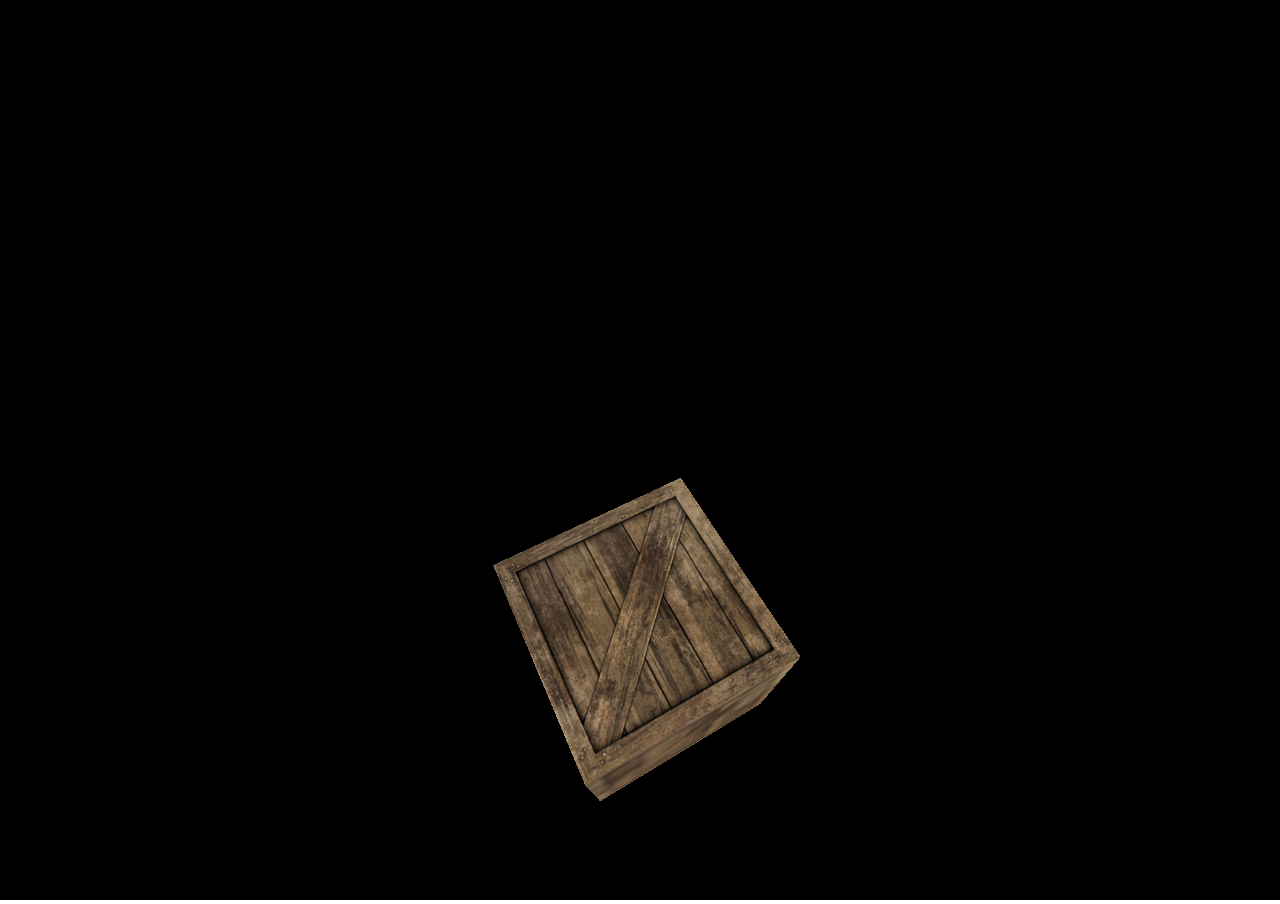
<file: S4-03-Texture-Cube/index.html>
<!DOCTYPE html>
<html lang="en" >
  <head>
    <meta charset="UTF-8" />
    <title>Three.js</title>
      <!--  Simple reset to delete the margins  -->
      <style>
        body { margin: 0; }
        canvas { width: 100%; height: 100% }
      </style>
      <!--  Three.js CDN  -->
      <!-- <script src="https://cdnjs.cloudflare.com/ajax/libs/three.js/96/three.min.js"></script>-->
      <script src="build/three.min.js"></script>
  </head>
  <body>
    <!--  Our code  -->
    <script src="js/index.js"></script>
  </body>
</html>
</file>
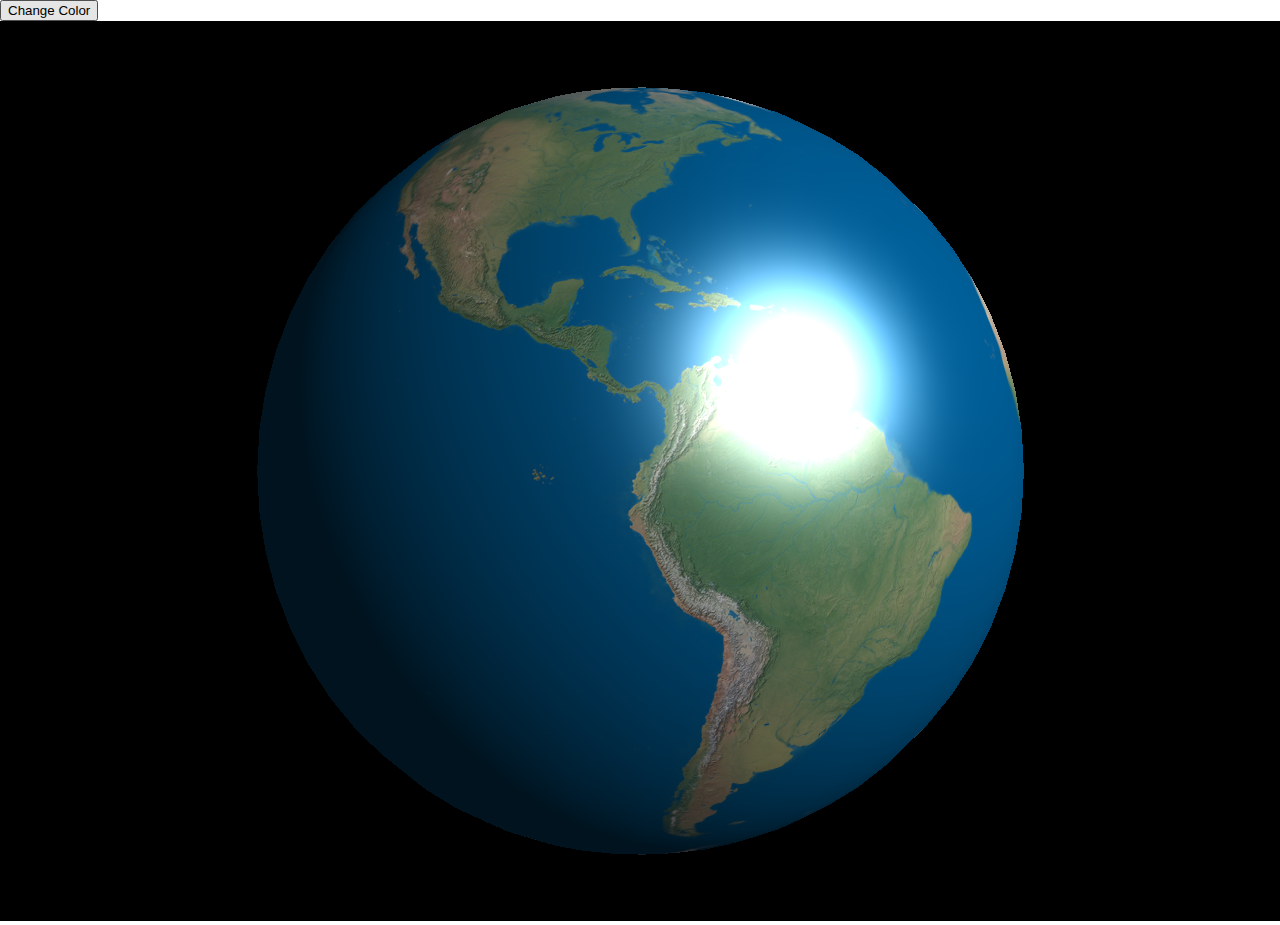
<file: S4-04-Texture-Globe/index.html>
<!DOCTYPE html>
<html lang="en" >
  <head>
    <meta charset="UTF-8" />
    <title>Three.js</title>
      <!--  Simple reset to delete the margins  -->
      <style>
        body { margin: 0; }
        canvas { width: 100%; height: 100% }
      </style>
      <!--  Three.js CDN  -->
      <!-- <script src="https://cdnjs.cloudflare.com/ajax/libs/three.js/96/three.min.js"></script>-->
      <script src="build/three.min.js"></script>
  </head>
  <body>
    <!--  Our code  -->
    <input type="button" id="button" value="Change Color"/>
    <script src="js/index.js"></script>
  </body>
</html>
</file>
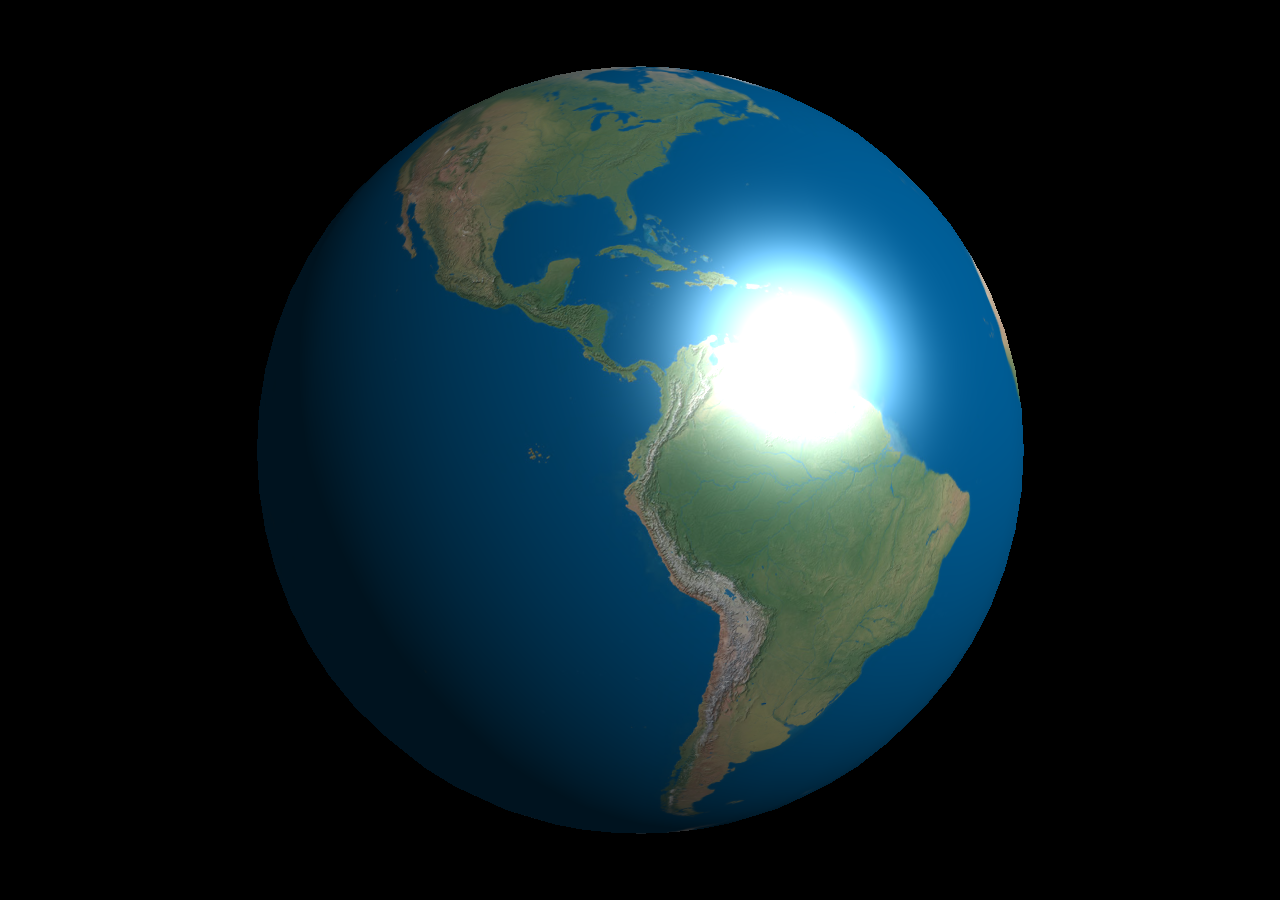
<file: S4-05-Texture-Globe-Interaction/index.html>
<!DOCTYPE html>
<html lang="en" >
  <head>
    <meta charset="UTF-8" />
    <title>Three.js</title>
      <!--  Simple reset to delete the margins  -->
      <style>
        body { margin: 0; }
        canvas { width: 100%; height: 100% }
      </style>
      <!--  Three.js CDN  -->
      <!-- <script src="https://cdnjs.cloudflare.com/ajax/libs/three.js/96/three.min.js"></script>-->
      <script src="build/three.min.js"></script>
  </head>
  <body>
    <!--  Our code  -->
    <script src="js/index.js"></script>
    <script src="js/OrbitControls.js"></script>
    <script src="js/controls.js"></script>
    <script src="js/controlSetup.js"></script>

  </body>
</html>
</file>
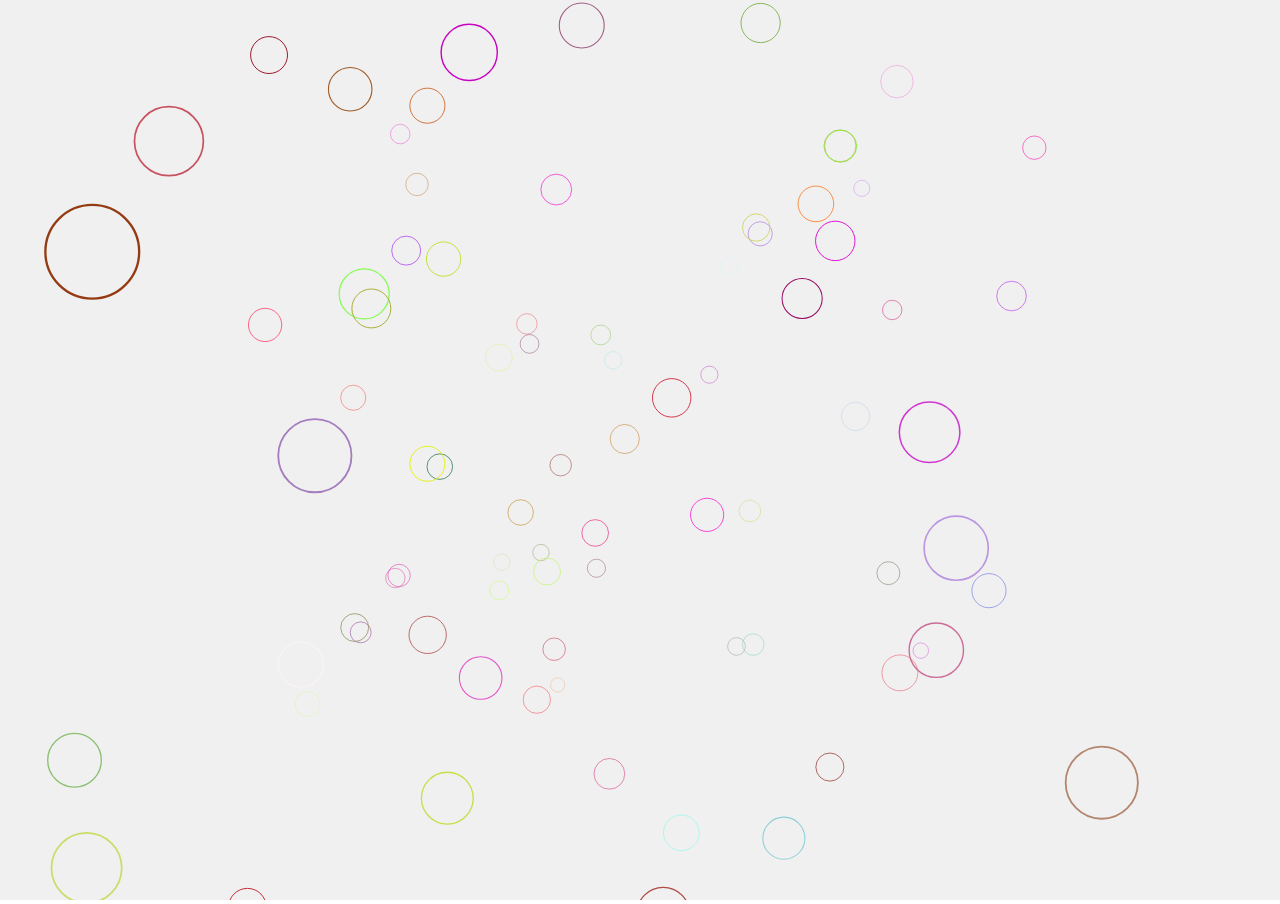
<file: xRaycastCircles/index.html>
<!DOCTYPE html>
<html lang="en" >
  <head>
    <meta charset="UTF-8" />
    <title>Three.js</title>
      <!--  Simple reset to delete the margins  -->
      <style>
        body { margin: 0; }
        canvas { width: 100%; height: 100% }
      </style>
      <!--  Three.js CDN  -->
      <!-- <script src="https://cdnjs.cloudflare.com/ajax/libs/three.js/96/three.min.js"></script>-->
      <script src="build/three.min.js"></script>
      <script src="js/Projector.js"></script>
      <script src="js/CanvasRenderer.js"></script>
  </head>
  <body>
    <!--  Our code  -->
    <script src="js/index.js"></script>
  </body>
</html>
</file>
